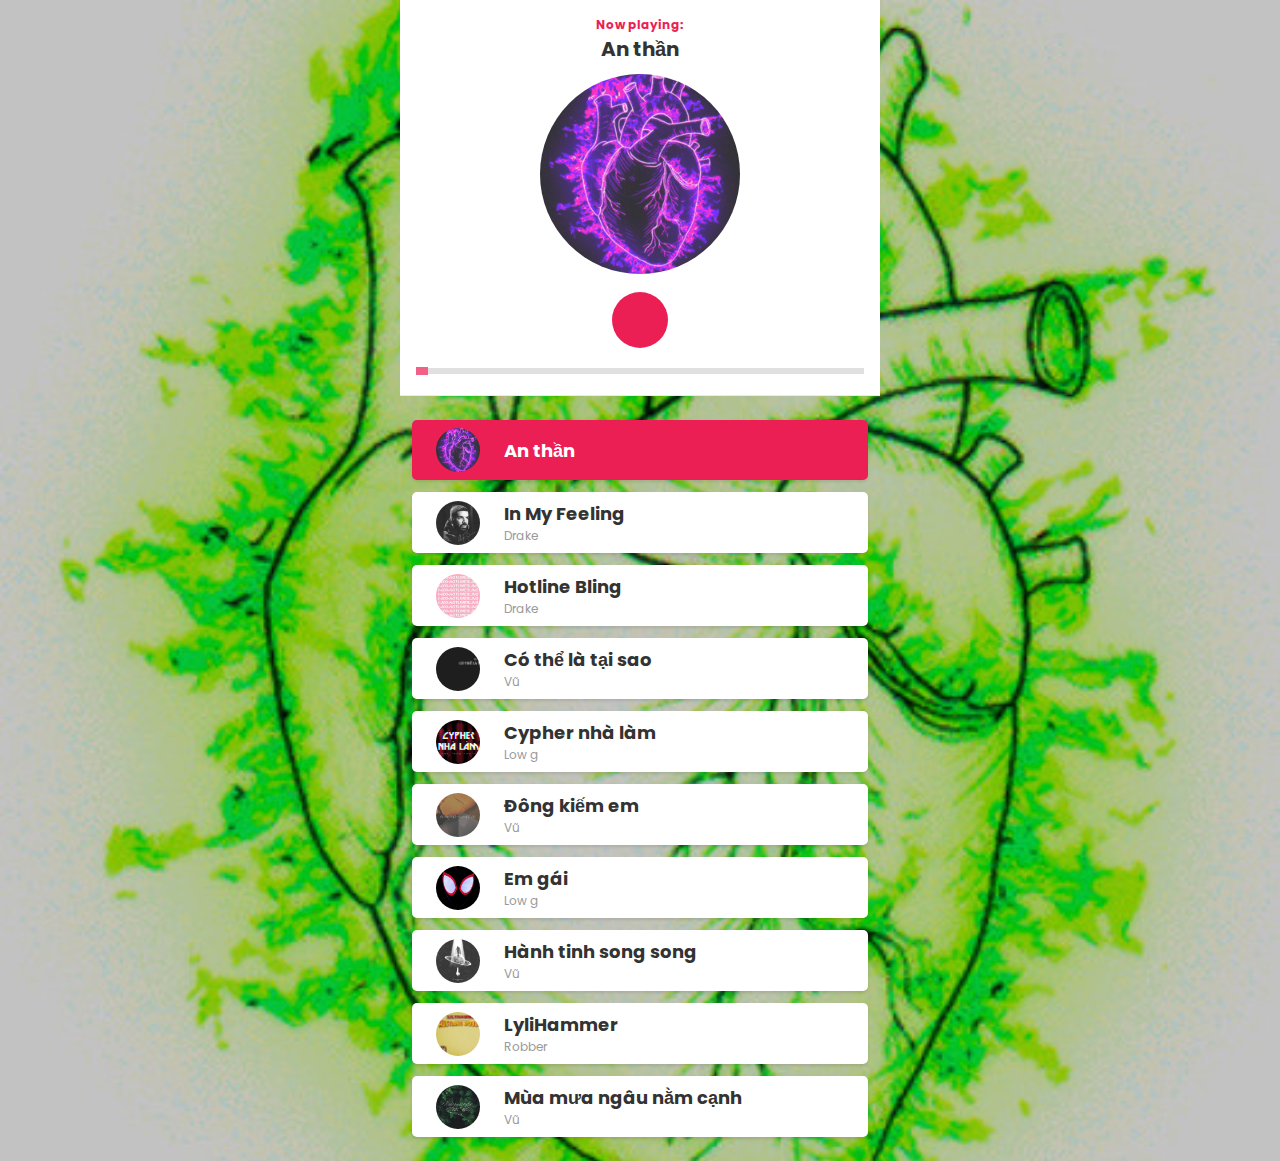
<file: index.html>
<!DOCTYPE html>
<html lang="en">
  <head>
    <meta charset="UTF-8" />
    <meta http-equiv="X-UA-Compatible" content="IE=edge" />
    <meta name="viewport" content="width=device-width, initial-scale=1.0" />
    <title>Sasuke music</title>
    <link
      rel="shortcut icon"
      href="https://toppng.com/uploads/preview/report-abuse-11563360754evzzazfwjm.png"
      type="image/x-icon"
    />
    <link rel="stylesheet" href="./styles.css" />
    <link
      rel="stylesheet"
      href="https://cdnjs.cloudflare.com/ajax/libs/font-awesome/5.15.2/css/all.min.css"
      integrity="sha512-HK5fgLBL+xu6dm/Ii3z4xhlSUyZgTT9tuc/hSrtw6uzJOvgRr2a9jyxxT1ely+B+xFAmJKVSTbpM/CuL7qxO8w=="
      crossorigin="anonymous"
    />
    <link rel="preconnect" href="https://fonts.gstatic.com" />
    <link
      href="https://fonts.googleapis.com/css2?family=Poppins:wght@300;400;600&display=swap"
      rel="stylesheet"
    />
  </head>
  <body>
    <div class="wrapper">
      <div class="player">
        <!-- Dashboard -->
        <div class="dashboard">
          <!-- Header -->
          <header>
            <h4>Now playing:</h4>
            <h2>Bước qua nhau</h2>
          </header>

          <!-- CD -->
          <div class="cd">
            <div
              class="cd-thumb"
              style="background-image: url(./img/song3.jpg)"
            ></div>
          </div>

          <!-- Control -->
          <div class="control">
            <div class="btn btn-repeat">
              <i class="fas fa-redo"></i>
            </div>
            <div class="btn btn-prev">
              <i class="fas fa-step-backward"></i>
            </div>
            <div class="btn btn-toggle-play">
              <i class="fas fa-pause icon-pause"></i>
              <i class="fas fa-play icon-play"></i>
            </div>
            <div class="btn btn-next">
              <i class="fas fa-step-forward"></i>
            </div>
            <div class="btn btn-random">
              <i class="fas fa-random"></i>
            </div>
          </div>

          <input
            id="progress"
            class="progress"
            type="range"
            value="0"
            step="1"
            min="0"
            max="100"
          />

          <audio id="audio" src=""></audio>
        </div>

        <!-- Playlist -->
        <div class="playlist"></div>
      </div>
    </div>
    <script src="./music.js"></script>
  </body>
</html>
</file>
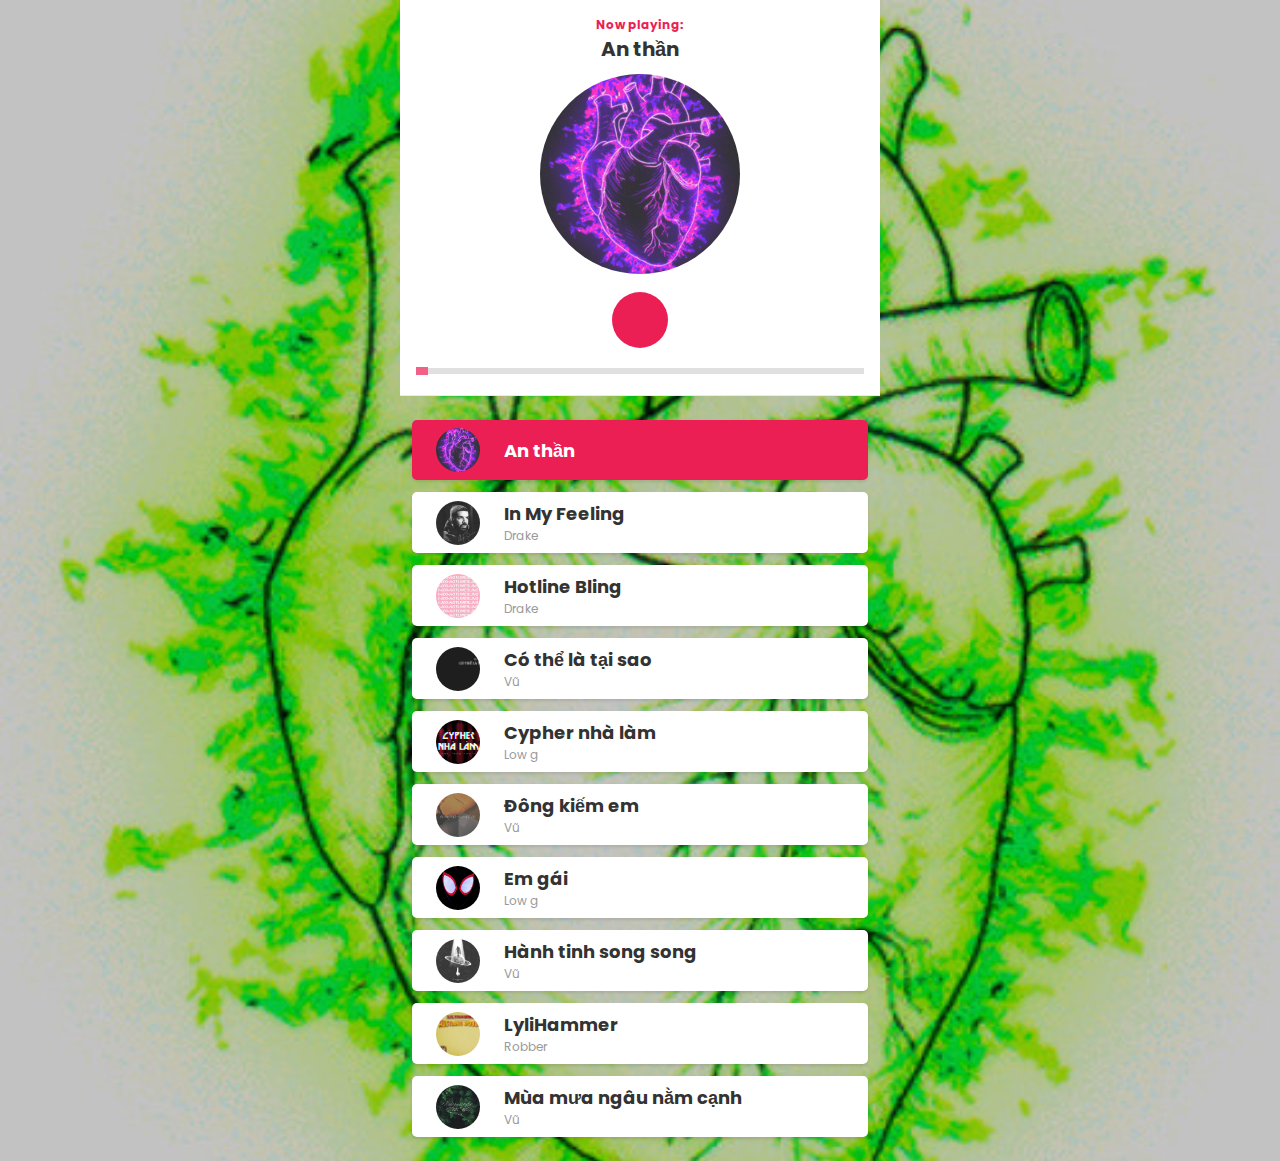
<file: music.html>
<!DOCTYPE html>
<html lang="en">
  <head>
    <meta charset="UTF-8" />
    <meta http-equiv="X-UA-Compatible" content="IE=edge" />
    <meta name="viewport" content="width=device-width, initial-scale=1.0" />
    <title>Sasuke music</title>
    <link
      rel="shortcut icon"
      href="https://toppng.com/uploads/preview/report-abuse-11563360754evzzazfwjm.png"
      type="image/x-icon"
    />
    <link rel="stylesheet" href="/music.css" />
    <link
      rel="stylesheet"
      href="https://cdnjs.cloudflare.com/ajax/libs/font-awesome/5.15.2/css/all.min.css"
      integrity="sha512-HK5fgLBL+xu6dm/Ii3z4xhlSUyZgTT9tuc/hSrtw6uzJOvgRr2a9jyxxT1ely+B+xFAmJKVSTbpM/CuL7qxO8w=="
      crossorigin="anonymous"
    />
    <link rel="preconnect" href="https://fonts.gstatic.com" />
    <link
      href="https://fonts.googleapis.com/css2?family=Poppins:wght@300;400;600&display=swap"
      rel="stylesheet"
    />
  </head>
  <body>
    <div class="wrapper">
      <div class="player">
        <!-- Dashboard -->
        <div class="dashboard">
          <!-- Header -->
          <header>
            <h4>Now playing:</h4>
            <h2>Bước qua nhau</h2>
          </header>

          <!-- CD -->
          <div class="cd">
            <div
              class="cd-thumb"
              style="background-image: url(./img/song3.jpg)"
            ></div>
          </div>

          <!-- Control -->
          <div class="control">
            <div class="btn btn-repeat">
              <i class="fas fa-redo"></i>
            </div>
            <div class="btn btn-prev">
              <i class="fas fa-step-backward"></i>
            </div>
            <div class="btn btn-toggle-play">
              <i class="fas fa-pause icon-pause"></i>
              <i class="fas fa-play icon-play"></i>
            </div>
            <div class="btn btn-next">
              <i class="fas fa-step-forward"></i>
            </div>
            <div class="btn btn-random">
              <i class="fas fa-random"></i>
            </div>
          </div>

          <input
            id="progress"
            class="progress"
            type="range"
            value="0"
            step="1"
            min="0"
            max="100"
          />

          <audio id="audio" src=""></audio>
        </div>

        <!-- Playlist -->
        <div class="playlist"></div>
      </div>
    </div>
    <script src="/music.js"></script>
  </body>
</html>
</file>
<file: styles.css>
:root {
  --primary-color: #ec1f55;
  --text-color: #333;
}

* {
  padding: 0;
  margin: 0;
  box-sizing: inherit;
}

body {
  background-color: #f5f5f5;
  background-image: none;
  background-size: cover;
  background-blend-mode: difference;
}

html {
  box-sizing: border-box;
  font-family: "Poppins", sans-serif;
}
.wrapper {
  width: 100%;
}

.player {
  position: relative;
  max-width: 480px;
  margin: 0 auto;
}

.player .icon-pause {
  display: none;
}

.player.playing .icon-pause {
  display: inline-block;
}

.player.playing .icon-play {
  display: none;
}

.dashboard {
  padding: 16px 16px 14px;
  background-color: #fff;
  position: fixed;
  top: 0;
  width: 100%;
  max-width: 480px;
  border-bottom: 1px solid #ebebeb;
}

/* HEADER */
header {
  text-align: center;
  margin-bottom: 10px;
}

header h4 {
  color: var(--primary-color);
  font-size: 12px;
}

header h2 {
  color: var(--text-color);
  font-size: 20px;
}

/* CD */
.cd {
  display: flex;
  margin: auto;
  width: 200px;
}

.cd-thumb {
  width: 100%;
  padding-top: 100%;
  border-radius: 50%;
  background-color: #333;
  background-size: cover;
  margin: auto;
}

/* CONTROL */
.control {
  display: flex;
  align-items: center;
  justify-content: space-around;
  padding: 18px 0 8px 0;
}

.control .btn {
  color: #666;
  padding: 18px;
  font-size: 18px;
}

.control .btn.active {
  color: var(--primary-color);
}

.control .btn-toggle-play {
  width: 56px;
  height: 56px;
  border-radius: 50%;
  font-size: 24px;
  color: #fff;
  display: flex;
  align-items: center;
  justify-content: center;
  background-color: var(--primary-color);
}

.progress {
  width: 100%;
  -webkit-appearance: none;
  height: 6px;
  background: #d3d3d3;
  outline: none;
  opacity: 0.7;
  -webkit-transition: 0.2s;
  transition: opacity 0.2s;
}

.progress::-webkit-slider-thumb {
  -webkit-appearance: none;
  appearance: none;
  width: 12px;
  height: 8px;
  background-color: var(--primary-color);
  cursor: pointer;
}

/* PLAYLIST */
.playlist {
  margin-top: 408px;
  padding: 12px;
}

.song {
  display: flex;
  align-items: center;
  margin-bottom: 12px;
  background-color: #fff;
  padding: 8px 16px;
  border-radius: 5px;
  box-shadow: 0 2px 3px rgba(0, 0, 0, 0.1);
}

.song.active {
  background-color: var(--primary-color);
}

.song:active {
  opacity: 0.8;
}

.song.active .option,
.song.active .author,
.song.active .title {
  color: #fff;
}

.song .thumb {
  width: 44px;
  height: 44px;
  border-radius: 50%;
  background-size: cover;
  margin: 0 8px;
}

.song .body {
  flex: 1;
  padding: 0 16px;
}

.song .title {
  font-size: 18px;
  color: var(--text-color);
}

.song .author {
  font-size: 12px;
  color: #999;
}

.song .option {
  padding: 16px 8px;
  color: #999;
  font-size: 18px;
}
</file>
<file: music.css>
:root {
  --primary-color: #ec1f55;
  --text-color: #333;
}

* {
  padding: 0;
  margin: 0;
  box-sizing: inherit;
}

body {
  background-color: #f5f5f5;
  background-image: none;
  background-size: cover;
  background-blend-mode: difference;
}

html {
  box-sizing: border-box;
  font-family: "Poppins", sans-serif;
}
.wrapper {
  width: 100%;
}

.player {
  position: relative;
  max-width: 480px;
  margin: 0 auto;
}

.player .icon-pause {
  display: none;
}

.player.playing .icon-pause {
  display: inline-block;
}

.player.playing .icon-play {
  display: none;
}

.dashboard {
  padding: 16px 16px 14px;
  background-color: #fff;
  position: fixed;
  top: 0;
  width: 100%;
  max-width: 480px;
  border-bottom: 1px solid #ebebeb;
}

/* HEADER */
header {
  text-align: center;
  margin-bottom: 10px;
}

header h4 {
  color: var(--primary-color);
  font-size: 12px;
}

header h2 {
  color: var(--text-color);
  font-size: 20px;
}

/* CD */
.cd {
  display: flex;
  margin: auto;
  width: 200px;
}

.cd-thumb {
  width: 100%;
  padding-top: 100%;
  border-radius: 50%;
  background-color: #333;
  background-size: cover;
  margin: auto;
}

/* CONTROL */
.control {
  display: flex;
  align-items: center;
  justify-content: space-around;
  padding: 18px 0 8px 0;
}

.control .btn {
  color: #666;
  padding: 18px;
  font-size: 18px;
}

.control .btn.active {
  color: var(--primary-color);
}

.control .btn-toggle-play {
  width: 56px;
  height: 56px;
  border-radius: 50%;
  font-size: 24px;
  color: #fff;
  display: flex;
  align-items: center;
  justify-content: center;
  background-color: var(--primary-color);
}

.progress {
  width: 100%;
  -webkit-appearance: none;
  height: 6px;
  background: #d3d3d3;
  outline: none;
  opacity: 0.7;
  -webkit-transition: 0.2s;
  transition: opacity 0.2s;
}

.progress::-webkit-slider-thumb {
  -webkit-appearance: none;
  appearance: none;
  width: 12px;
  height: 8px;
  background-color: var(--primary-color);
  cursor: pointer;
}

/* PLAYLIST */
.playlist {
  margin-top: 408px;
  padding: 12px;
}

.song {
  display: flex;
  align-items: center;
  margin-bottom: 12px;
  background-color: #fff;
  padding: 8px 16px;
  border-radius: 5px;
  box-shadow: 0 2px 3px rgba(0, 0, 0, 0.1);
}

.song.active {
  background-color: var(--primary-color);
}

.song:active {
  opacity: 0.8;
}

.song.active .option,
.song.active .author,
.song.active .title {
  color: #fff;
}

.song .thumb {
  width: 44px;
  height: 44px;
  border-radius: 50%;
  background-size: cover;
  margin: 0 8px;
}

.song .body {
  flex: 1;
  padding: 0 16px;
}

.song .title {
  font-size: 18px;
  color: var(--text-color);
}

.song .author {
  font-size: 12px;
  color: #999;
}

.song .option {
  padding: 16px 8px;
  color: #999;
  font-size: 18px;
}
</file>
